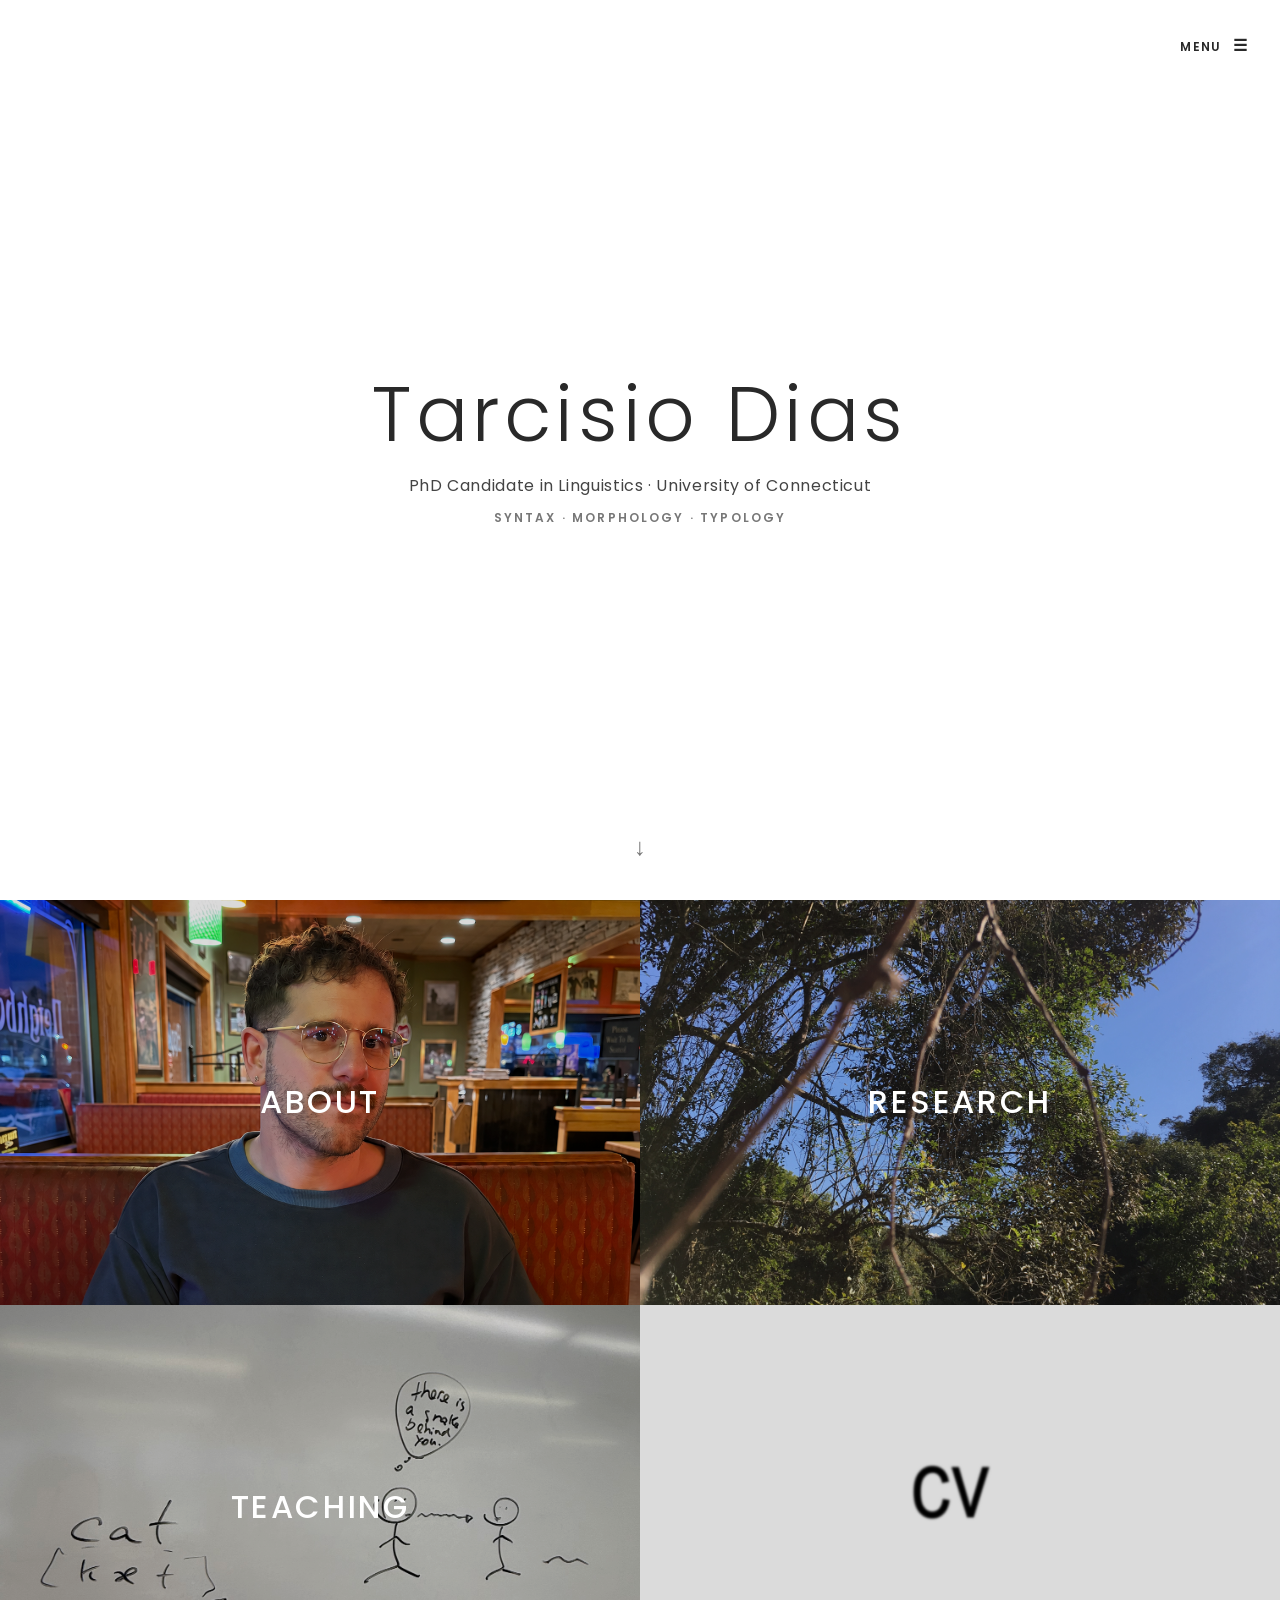
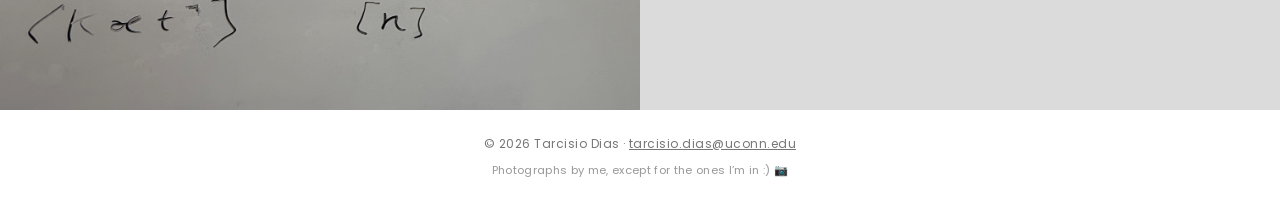
<file: index.html>
<!DOCTYPE html>
<html lang="en">

<head>
  <meta charset="UTF-8">
  <meta name="viewport" content="width=device-width, initial-scale=1.0">
  <title>Tarcisio Dias | Linguistics</title>
  <link rel="stylesheet" href="style.css">
</head>

<body class="home-page">

  <header>
    <details class="home-menu">
      <summary>Menu</summary>

      <nav aria-label="Main navigation">
        <a href="about.html">About</a>
        <a href="research.html">Research</a>
        <a href="teaching.html">Teaching</a>
      <a
           href="Tarcisio_Dias_CV.pdf"
           target="_blank"
           rel="noopener noreferrer"
      >CV</a>
      </nav>
    </details>
  </header>

  <main>
   <section class="home-hero">
  <h1>Tarcisio Dias</h1>

  <p class="home-position">
    PhD Candidate in Linguistics · University of Connecticut
  </p>

  <p class="home-caption">
    Syntax · Morphology · Typology
  </p>

  <a
    class="scroll-cue"
    href="#sections"
    aria-label="View website sections"
  >↓</a>
</section>

    <section
      class="home-grid"
      id="sections"
      aria-label="Website sections"
    >
      <a class="home-card home-card-about has-image" href="about.html">
        <span>About</span>
      </a>

      <a class="home-card home-card-research has-image" href="research.html">
        <span>Research</span>
      </a>

      <a class="home-card home-card-teaching" href="teaching.html">
        <span>Teaching</span>
      </a>

      <a
  class="home-card home-card-cv has-image"
  href="Tarcisio_Dias_CV.pdf"
  target="_blank"
  rel="noopener noreferrer"
  aria-label="Open CV as a PDF"
></a>
    </section>
  </main>

 <footer class="home-footer">
  © 2026 Tarcisio Dias ·
  <a href="mailto:tarcisio.dias@uconn.edu">
    tarcisio.dias@uconn.edu
  </a>

 <p class="photo-credit">
  Photographs by me, except for the ones I’m in :)
  <span aria-hidden="true">📷</span>
</p>
</footer>
<!-- TWIPLA Tracking Code for tarcisioadias.github.io --><script>(function(v,i,s,a,t){v[t]=v[t]||function(){(v[t].v=v[t].v||[]).push(arguments)};if(!v._visaSettings){v._visaSettings={}}v._visaSettings[a]={v:'1.0',s:a,a:'1',t:t};var b=i.getElementsByTagName('body')[0];var p=i.createElement('script');p.defer=1;p.async=1;p.src=s+'?s='+a;b.appendChild(p)})(window,document,'//app-worker.visitor-analytics.io/main.js','eab2dca6-e301-11f1-9c4b-960004340fd3','va')</script><!-- TWIPLA Tracking Code for tarcisioadias.github.io -->
</body>
</html>
</file>
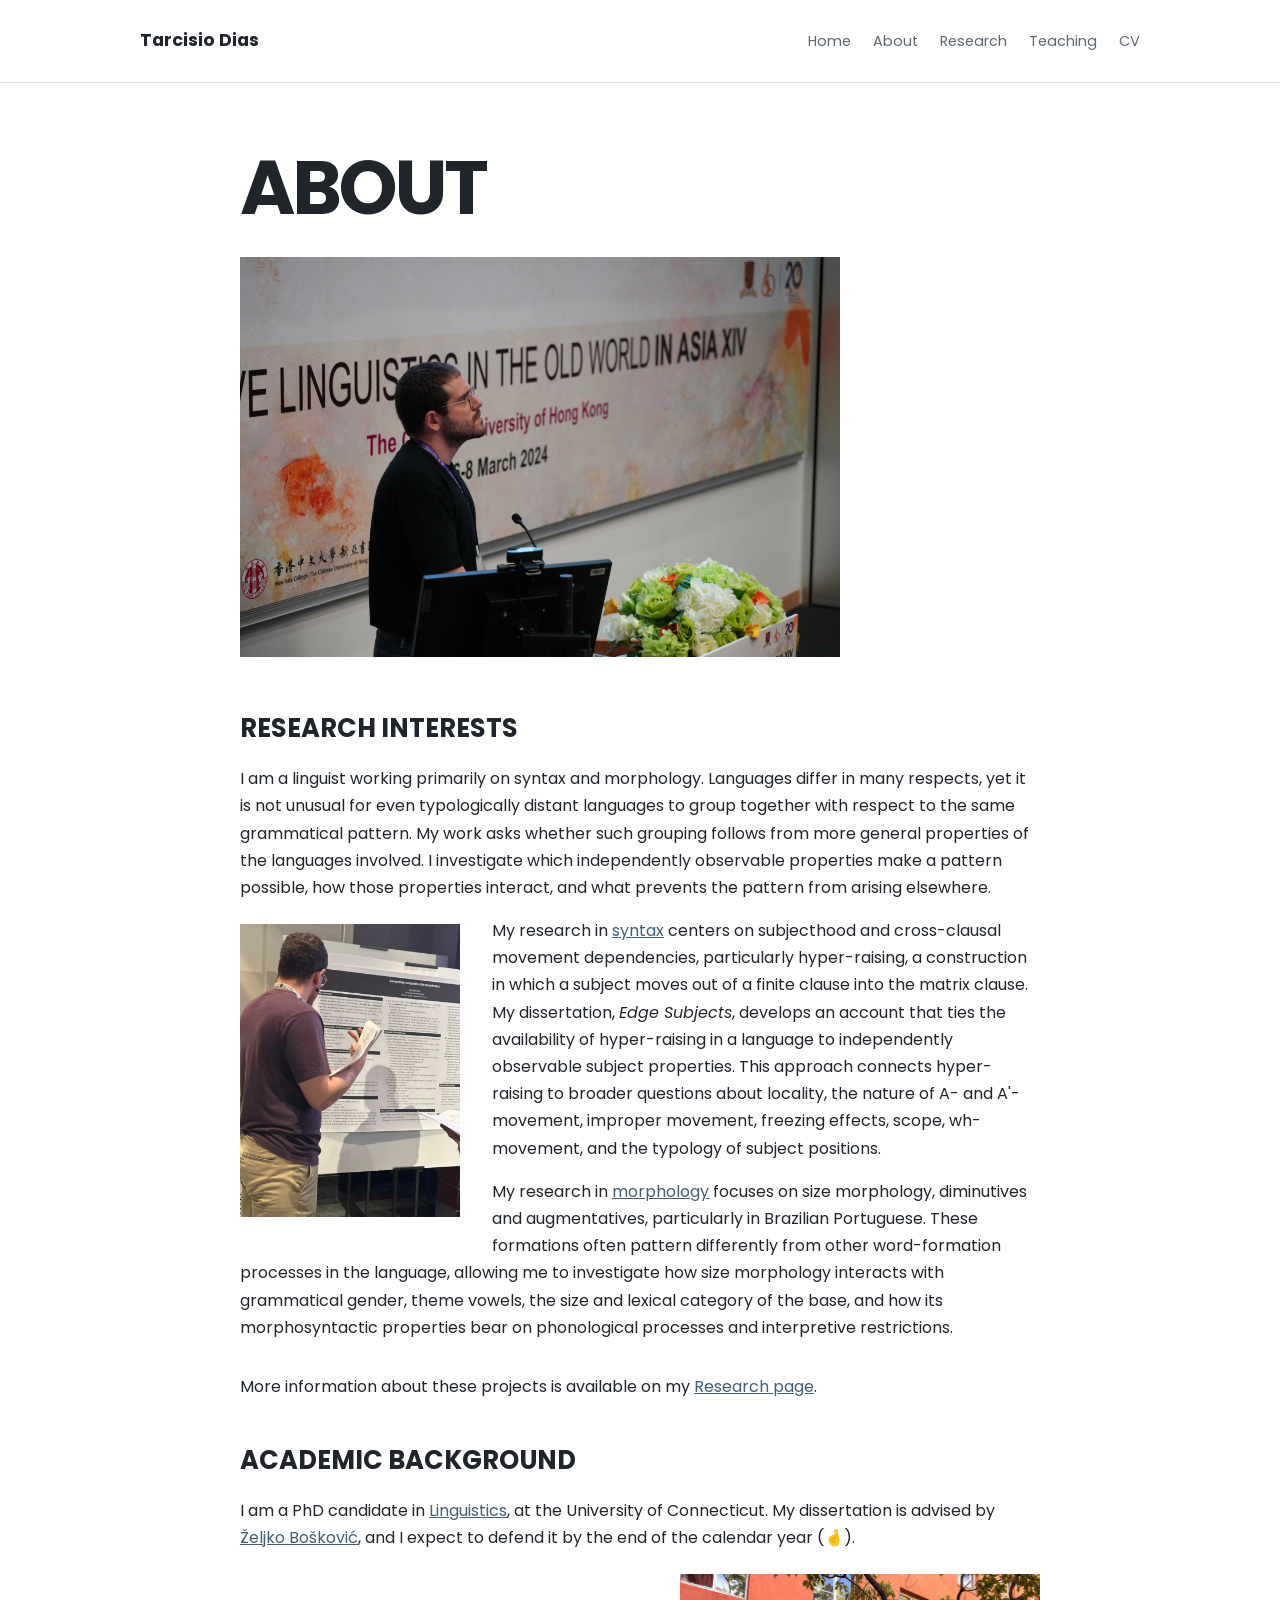
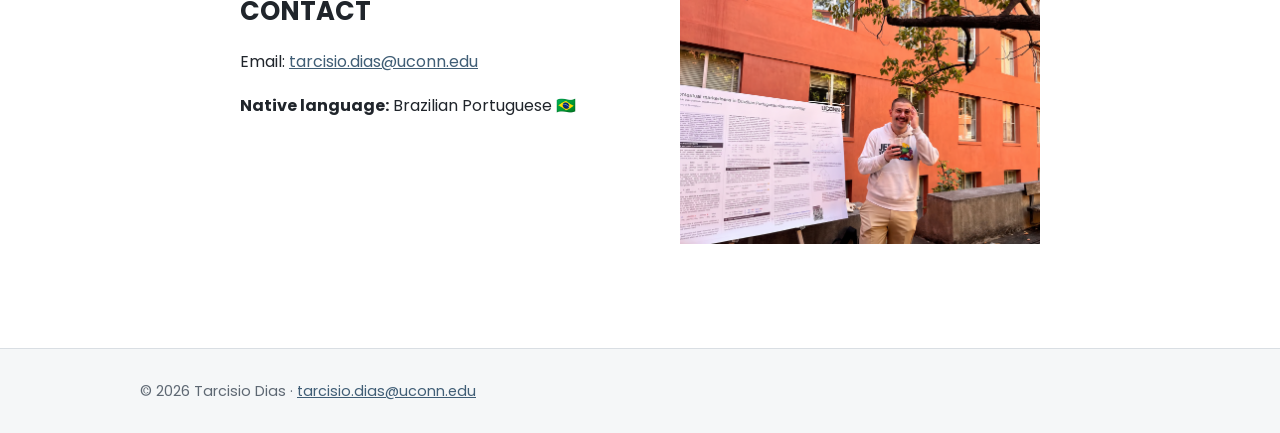
<file: about.html>
<!DOCTYPE html>
<html lang="en">
<head>
  <meta charset="UTF-8">
  <meta name="viewport" content="width=device-width, initial-scale=1.0">
  <title> About | Tarcisio Dias</title>
  <link rel="stylesheet" href="style.css">
</head>

<body>
  <header class="site-header">
    <div class="container header-inner">
      <a class="site-name" href="index.html">Tarcisio Dias</a>

      <nav aria-label="Main navigation">
  <a href="index.html">Home</a>
  <a href="about.html" aria-current="page">About</a>
  <a href="research.html">Research</a>
  <a href="teaching.html">Teaching</a>
  <a
    href="Tarcisio_Dias_CV.pdf"
    target="_blank"
    rel="noopener noreferrer"
  >CV</a>
</nav>
    </div>
  </header>

  <main class="container page-content">
    
<h1>ABOUT</h1>

<img
  class="about-page-photo"
  src="IMG_1113.JPG"
  alt="me at GLOW in Asia"
>

<h2>RESEARCH INTERESTS</h2>

<p>
I am a linguist working primarily on syntax and morphology. Languages differ in many respects, 
yet it is not unusual for even typologically distant languages to group together with respect 
to the same grammatical pattern. My work asks whether such grouping follows from more general 
properties of the languages involved. I investigate which independently observable properties 
make a pattern possible, how those properties interact, and what prevents the pattern from 
arising elsewhere.
</p>

<img
  class="wrap-photo wrap-photo-left"
  src="vertical-photo.jpg"
  alt="me at NELS"
>    

<p>
My research in <a href="syntax.html">syntax</a> centers on subjecthood and cross-clausal movement dependencies, 
particularly hyper-raising, a construction in which a subject moves out of a finite clause into the matrix clause. 
My dissertation, <em>Edge Subjects</em>, develops an account that ties the availability of hyper-raising in a 
language to independently observable subject properties. This approach connects hyper-raising to broader questions
about locality, the nature of A- and A'-movement, improper movement, freezing effects, scope, wh-movement, and the 
typology of subject positions.
</p>

<p>
My research in <a href="morphology.html">morphology</a> focuses on size morphology, diminutives and augmentatives, particularly in 
Brazilian Portuguese. These formations often pattern differently from other word-formation processes 
in the language, allowing me to investigate how size morphology interacts with grammatical gender, 
theme vowels, the size and lexical category of the base, and how its morphosyntactic properties bear 
on phonological processes and interpretive restrictions.
</p>
<div class="clear-float"></div>
    
<p>
More information about these projects is available on my <a href="research.html">Research page</a>.
</p>

<h2>ACADEMIC BACKGROUND</h2>

<p>
      I am a PhD candidate in <a href="https://linguistics.uconn.edu/">Linguistics</a>, at the University of Connecticut.
      My dissertation is advised by <a href="https://boskovic.linguistics.uconn.edu/">Željko Bošković</a>, and I expect to defend 
      it by the end of the calendar year (🤞).
    </p>

  <img
  class="wrap-photo wrap-photo-right"
  src="second-image.png"
  alt="me at WCCFL"
>

    <h2>CONTACT</h2>

    <p>
      Email:
      <a href="mailto:tarcisio.dias@uconn.edu">tarcisio.dias@uconn.edu</a>
     </p>

  <p>
  <strong>Native language:</strong> Brazilian Portuguese 🇧🇷
</p>
 

    <div class="clear-float"></div>
    
  </main>

  <footer>
    <div class="container">
      © 2026 Tarcisio Dias ·
      <a href="mailto:tarcisio.dias@uconn.edu">tarcisio.dias@uconn.edu</a>
    </div>
  </footer>
  <!-- TWIPLA Tracking Code for tarcisioadias.github.io --><script>(function(v,i,s,a,t){v[t]=v[t]||function(){(v[t].v=v[t].v||[]).push(arguments)};if(!v._visaSettings){v._visaSettings={}}v._visaSettings[a]={v:'1.0',s:a,a:'1',t:t};var b=i.getElementsByTagName('body')[0];var p=i.createElement('script');p.defer=1;p.async=1;p.src=s+'?s='+a;b.appendChild(p)})(window,document,'//app-worker.visitor-analytics.io/main.js','eab2dca6-e301-11f1-9c4b-960004340fd3','va')</script><!-- TWIPLA Tracking Code for tarcisioadias.github.io -->
</body>
</html>
</file>
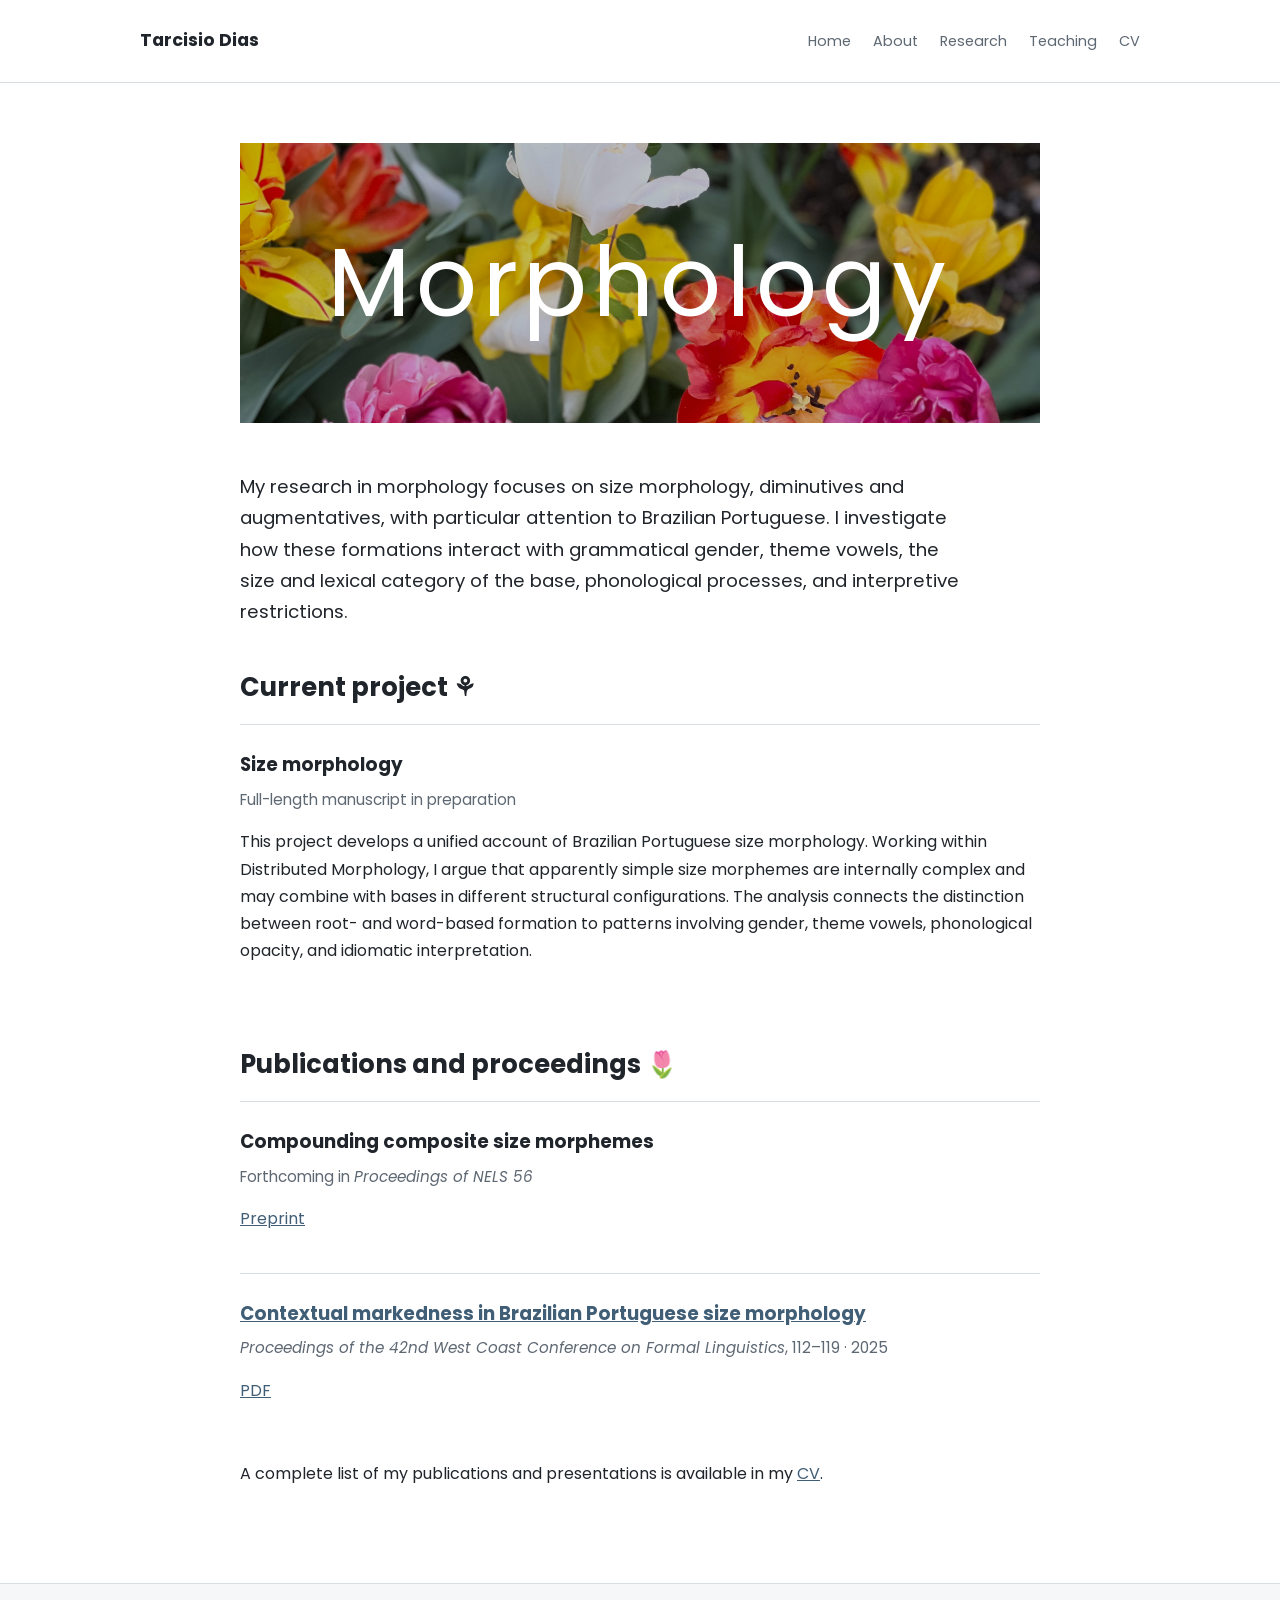
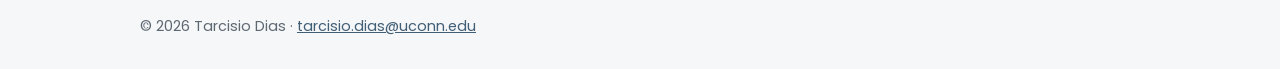
<file: morphology.html>
<!DOCTYPE html>
<html lang="en">
<head>
  <meta charset="UTF-8">
  <meta name="viewport" content="width=device-width, initial-scale=1.0">
  <title>Morphology | Tarcisio Dias</title>
  <link rel="stylesheet" href="style.css">
</head>

<body>
  <header class="site-header">
    <div class="container header-inner">
      <a class="site-name" href="index.html">Tarcisio Dias</a>

      <nav aria-label="Main navigation">
        <a href="index.html">Home</a>
        <a href="about.html">About</a>
        <a href="research.html" aria-current="location">Research</a>
        <a href="teaching.html">Teaching</a>
        <a
          href="Tarcisio_Dias_CV.pdf"
          target="_blank"
          rel="noopener noreferrer"
        >CV</a>
      </nav>
    </div>
  </header>

  <main class="container page-content">
    <section class="research-hero morphology-hero">
      <h1>Morphology</h1>
    </section>

    <p class="page-introduction">
      My research in morphology focuses on size morphology, diminutives and
      augmentatives, with particular attention to Brazilian Portuguese. I
      investigate how these formations interact with grammatical gender,
      theme vowels, the size and lexical category of the base, phonological
      processes, and interpretive restrictions.
    </p>

    <h2>
      Current project <span aria-hidden="true">⚘</span>
    </h2>

    <div class="research-entry">
      <h3>Size morphology</h3>

      <p class="entry-status">
        Full-length manuscript in preparation
      </p>

      <p>
        This project develops a unified account of Brazilian Portuguese size
        morphology. Working within Distributed Morphology, I argue that
        apparently simple size morphemes are internally complex and may combine
        with bases in different structural configurations. The analysis
        connects the distinction between root- and word-based formation to
        patterns involving gender, theme vowels, phonological opacity, and
        idiomatic interpretation.
      </p>

      <!--
      After the manuscript has actually been submitted, change the status to:

      <p class="entry-status">
        Manuscript under review
      </p>

      I recommend not adding the manuscript PDF until you have checked the
      journal's policy on publicly available manuscripts.
      -->
    </div>

    <h2>
      Publications and proceedings <span aria-hidden="true">🌷</span>
    </h2>

   <div class="research-entry">
  <h3>Compounding composite size morphemes</h3>

  <p class="entry-status">
    Forthcoming in <em>Proceedings of NELS 56</em>
  </p>

  <p class="entry-links">
    <a
      href="Dias_NELS56_preprint.pdf"
      target="_blank"
      rel="noopener noreferrer"
    >Preprint</a>
  </p>
</div>

    <div class="research-entry">
      <h3>
        <a
          href="https://www.lingref.com/cpp/wccfl/42/abstract3812.html"
          target="_blank"
          rel="noopener noreferrer"
        >
          Contextual markedness in Brazilian Portuguese size morphology
        </a>
      </h3>

      <p class="entry-status">
        <em>Proceedings of the 42nd West Coast Conference on Formal
        Linguistics</em>, 112–119 · 2025
      </p>

      <p class="entry-links">
        <a
          href="Dias_WCCFL.pdf"
          target="_blank"
          rel="noopener noreferrer"
        >PDF</a>
      </p>
    </div>

    <p>
      A complete list of my publications and presentations is available in my
      <a
        href="Tarcisio_Dias_CV.pdf"
        target="_blank"
        rel="noopener noreferrer"
      >CV</a>.
    </p>
  </main>

  <footer>
    <div class="container">
      © 2026 Tarcisio Dias ·
      <a href="mailto:tarcisio.dias@uconn.edu">
        tarcisio.dias@uconn.edu
      </a>
    </div>
  </footer>
</body>
</html>
</file>
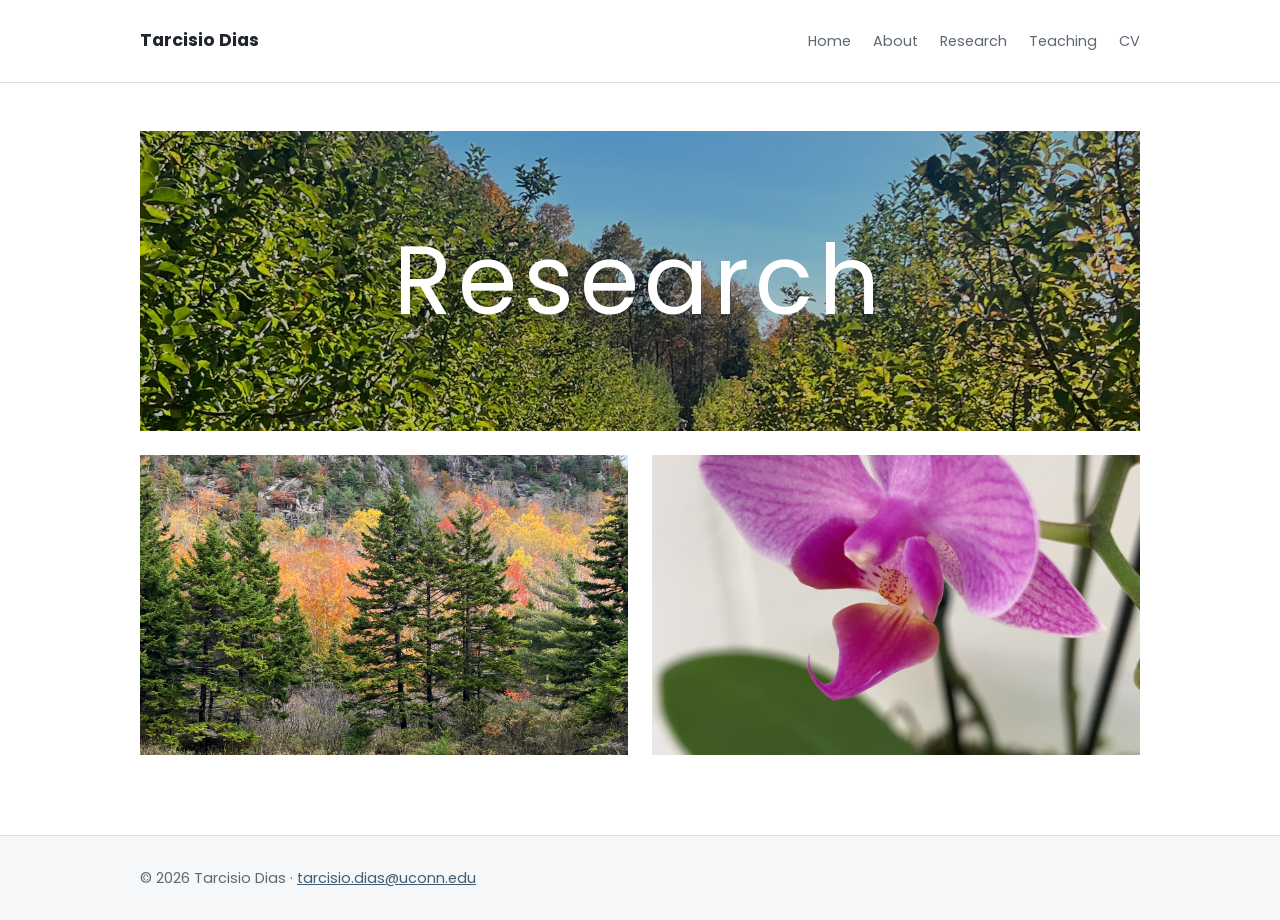
<file: research.html>
<!DOCTYPE html>
<html lang="en">
<head>
  <meta charset="UTF-8">
  <meta name="viewport" content="width=device-width, initial-scale=1.0">
  <title>Research | Tarcisio Dias</title>
  <link rel="stylesheet" href="style.css">
</head>

<body>
  <header class="site-header">
    <div class="container header-inner">
      <a class="site-name" href="index.html">Tarcisio Dias</a>

      <nav aria-label="Main navigation">
        <a href="index.html">Home</a>
        <a href="about.html">About</a>
        <a href="research.html">Research</a>
        <a href="teaching.html">Teaching</a>
        <a href="Tarcisio_Dias_CV.pdf">CV</a>
      </nav>
    </div>
  </header>

  <main class="container research-page">

  <section class="research-hero">
    <h1>Research</h1>
  </section>

  <section class="research-image-grid" aria-label="Research areas">

    <a
      class="research-image-card syntax-card"
      href="syntax.html"
      aria-label="View syntax research"
    >
      <span>Syntax</span>
    </a>

    <a
      class="research-image-card morphology-card"
      href="morphology.html"
      aria-label="View morphology research"
    >
      <span>Morphology</span>
    </a>

  </section>

</main>

  <footer>
    <div class="container">
      © 2026 Tarcisio Dias ·
      <a href="mailto:tarcisio.dias@uconn.edu">tarcisio.dias@uconn.edu</a>
    </div>
  </footer>
</body>
</html>
</file>
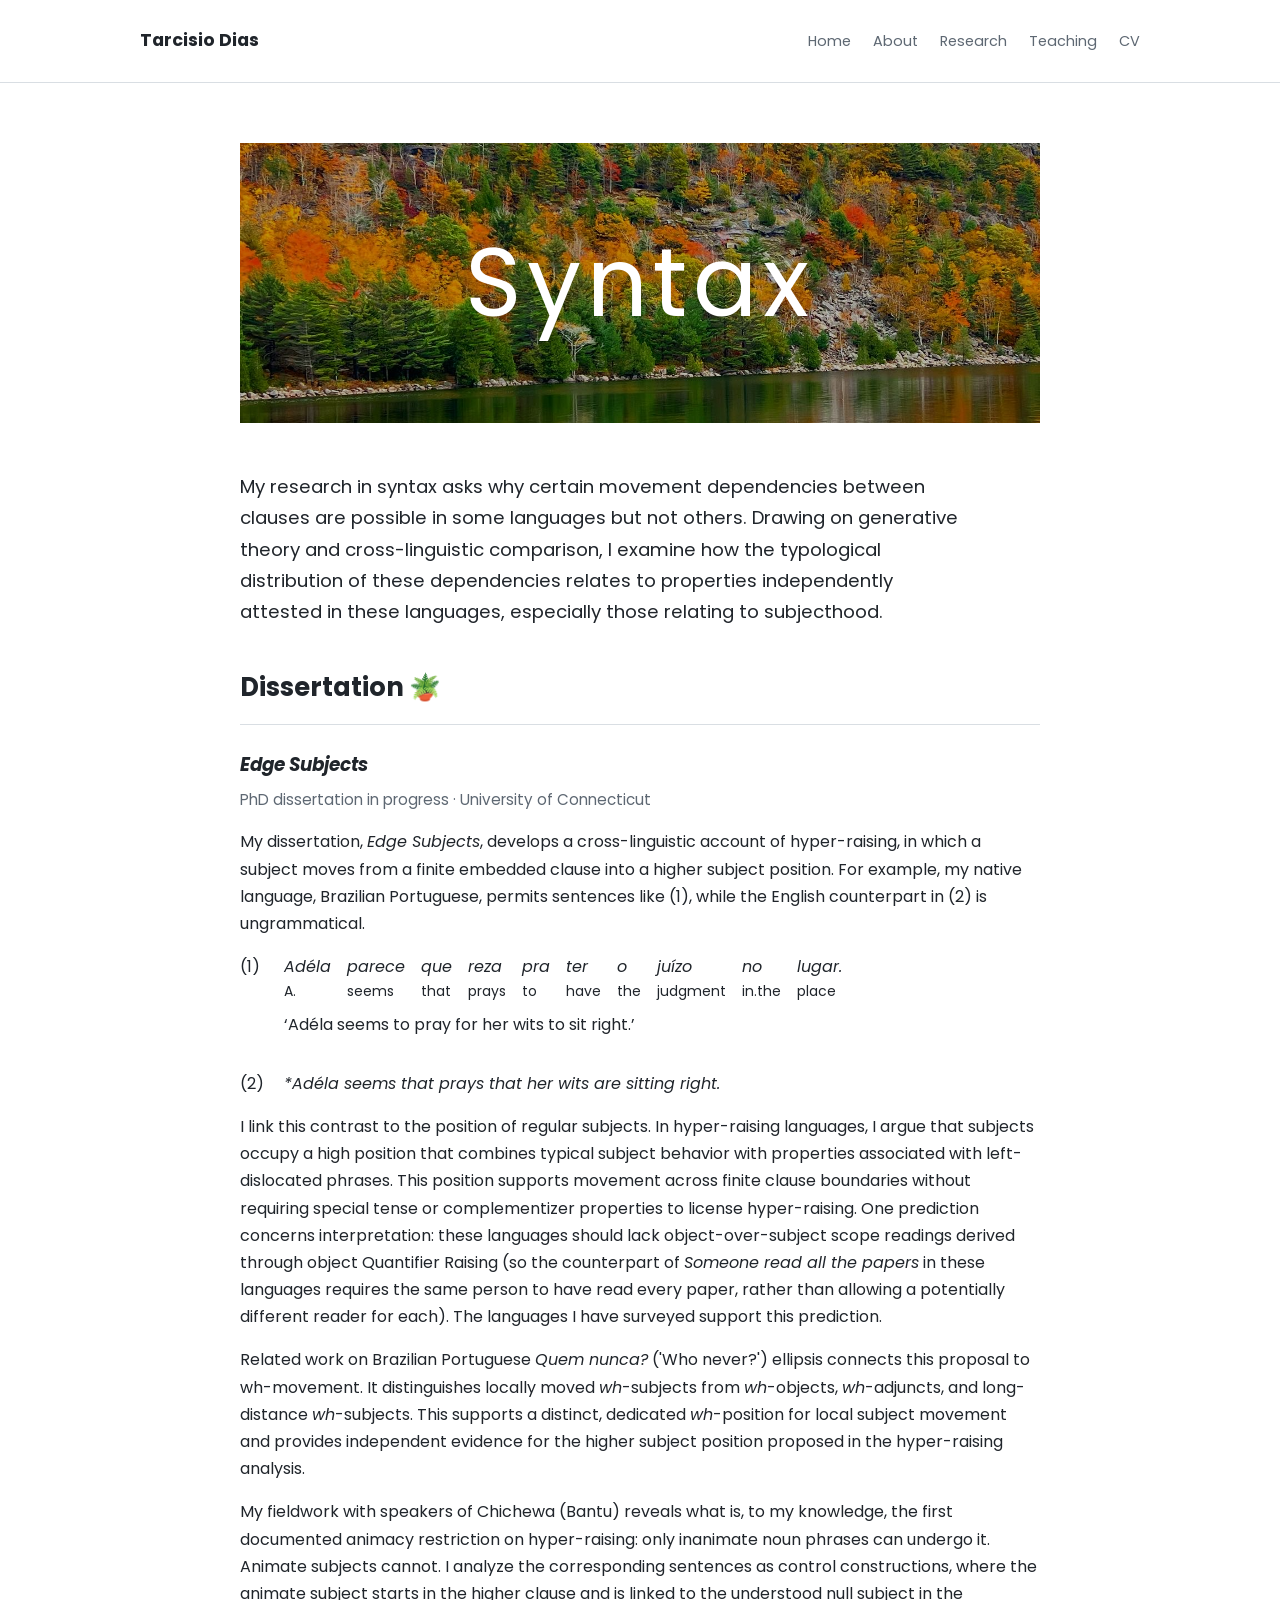
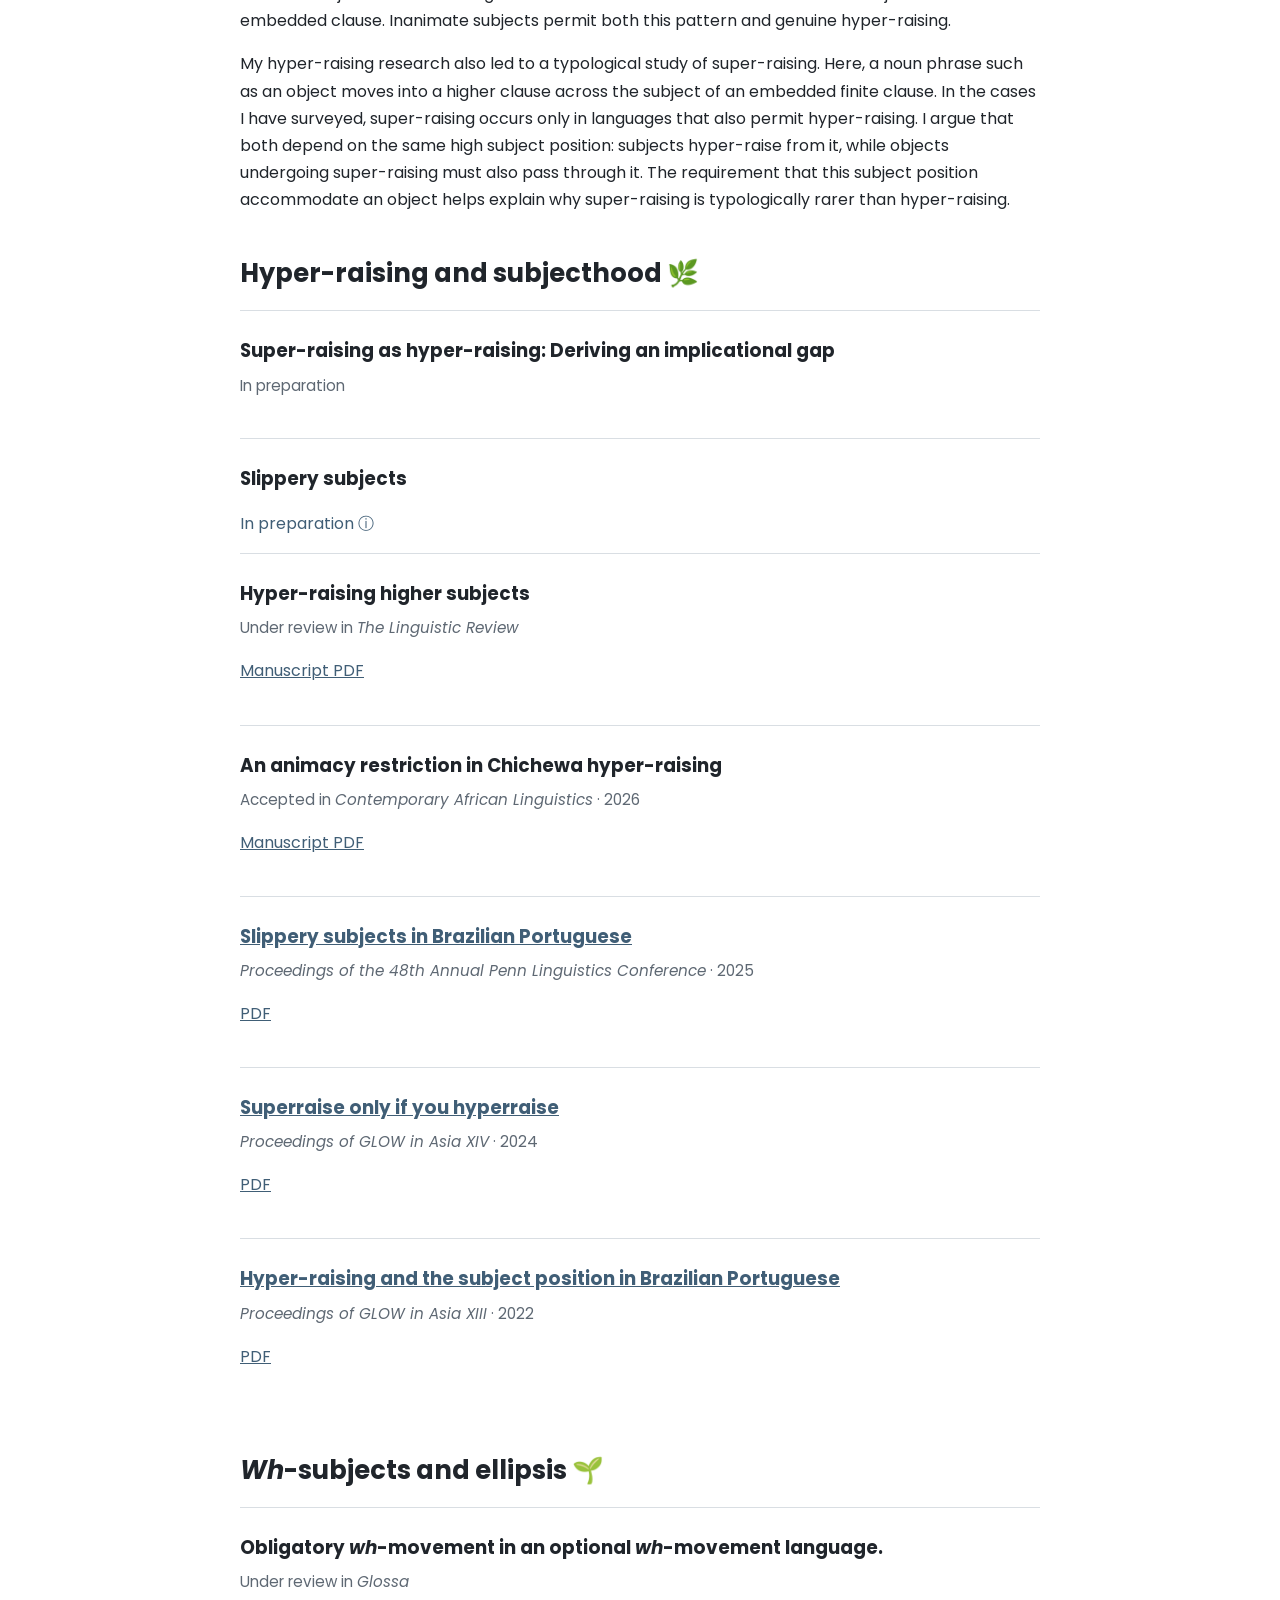
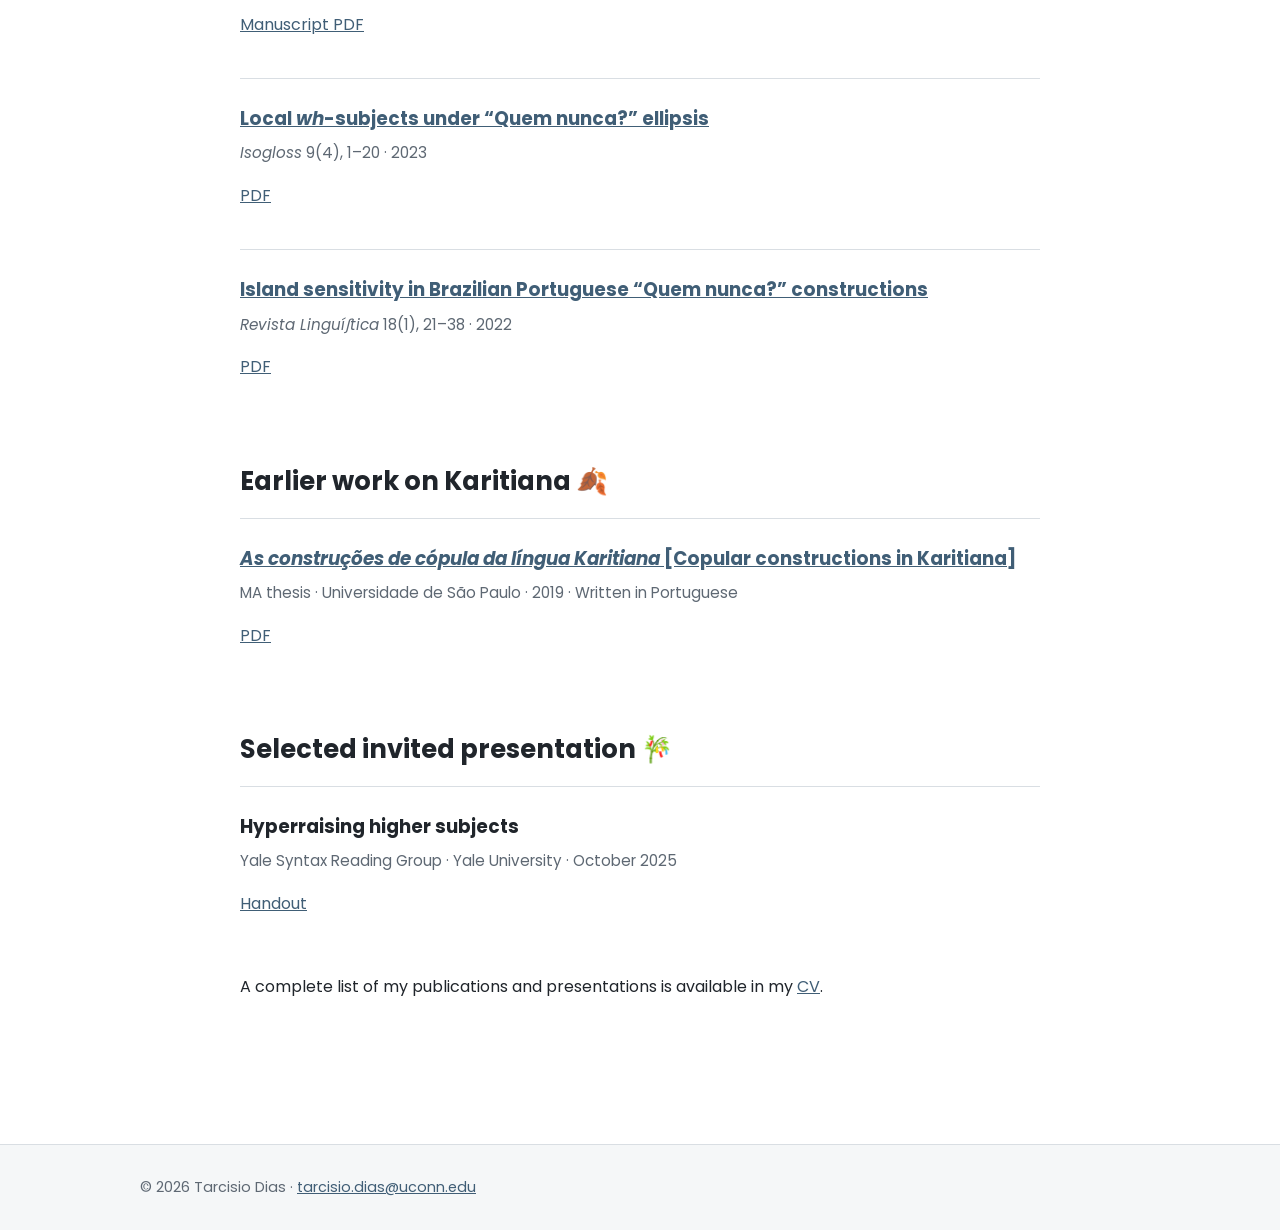
<file: syntax.html>
<!DOCTYPE html>
<html lang="en">
<head>
  <meta charset="UTF-8">
  <meta name="viewport" content="width=device-width, initial-scale=1.0">
  <title>Syntax | Tarcisio Dias</title>
  <link rel="stylesheet" href="style.css">
  <link rel="stylesheet" href="teaching-tooltips.css">
<script src="teaching-tooltips.js" defer></script>
</head>

<body>
  <header class="site-header">
    <div class="container header-inner">
      <a class="site-name" href="index.html">Tarcisio Dias</a>

      <nav aria-label="Main navigation">
        <a href="index.html">Home</a>
        <a href="about.html">About</a>
        <a href="research.html" aria-current="location">Research</a>
        <a href="teaching.html">Teaching</a>
        <a
          href="Tarcisio_Dias_CV.pdf"
          target="_blank"
          rel="noopener noreferrer"
        >CV</a>
      </nav>
    </div>
  </header>

  <main class="container page-content">
    <section class="research-hero syntax-hero">
      <h1>Syntax</h1>
    </section>

    <p class="page-introduction">
      My research in syntax asks why certain movement dependencies between clauses 
      are possible in some languages but not others. Drawing on generative theory 
      and cross-linguistic comparison, I examine how the typological distribution 
      of these dependencies relates to properties independently attested in these 
      languages, especially those relating to subjecthood. 
    </p>

    <h2>
      Dissertation <span aria-hidden="true">🪴</span>
    </h2>

    <div class="research-entry">
      <h3><em>Edge Subjects</em></h3>

      <p class="entry-status">
        PhD dissertation in progress · University of Connecticut
      </p>

      <p>
        My dissertation, <em>Edge Subjects</em>, develops a 
        cross-linguistic account of hyper-raising, in which a subject 
        moves from a finite embedded clause into a higher subject position.
        For example, my native language, Brazilian Portuguese, permits 
        sentences like (1), while the English counterpart in (2) is ungrammatical. 
       </p>

       <div class="numbered-example">
  <span>(1)</span>

  <div class="gloss-example">
    <div class="gloss-line">
      <div class="gloss-word"><span>Adéla</span><span>A.</span></div>
      <div class="gloss-word"><span>parece</span><span>seems</span></div>
      <div class="gloss-word"><span>que</span><span>that</span></div>
      <div class="gloss-word"><span>reza</span><span>prays</span></div>
      <div class="gloss-word"><span>pra</span><span>to</span></div>
      <div class="gloss-word"><span>ter</span><span>have</span></div>
      <div class="gloss-word"><span>o</span><span>the</span></div>
      <div class="gloss-word"><span>juízo</span><span>judgment</span></div>
      <div class="gloss-word"><span>no</span><span>in.the</span></div>
      <div class="gloss-word"><span>lugar.</span><span>place</span></div>
    </div>

    <p class="gloss-translation">
      ‘Adéla seems to pray for her wits to sit right.’
    </p>
  </div>
</div>

      <p class="numbered-example">
  <span>(2)</span>
  <span><em>*Adéla seems that prays that her wits are sitting right.</em></span>
</p>    
      

      <p>
        I link this contrast to the position of regular subjects. In 
        hyper-raising languages, I argue that subjects occupy a high 
        position that combines typical subject behavior with properties
        associated with left-dislocated phrases. This position supports
        movement across finite clause boundaries without requiring 
        special tense or complementizer properties to license hyper-raising. 
        One prediction concerns interpretation: these languages should 
        lack object-over-subject scope readings derived through object 
        Quantifier Raising (so the counterpart of <em>Someone read all the 
        papers</em> in these languages requires the same person to have 
        read every paper, rather than allowing a potentially different 
        reader for each). The languages I have surveyed support this prediction. 
      </p>

       <p>
        Related work on Brazilian Portuguese <em>Quem nunca?</em> ('Who never?') ellipsis 
        connects this proposal to wh-movement. It distinguishes locally moved <em>wh</em>-subjects 
        from <em>wh</em>-objects, <em>wh</em>-adjuncts, and long-distance <em>wh</em>-subjects.
        This supports a distinct, dedicated <em>wh</em>-position for local subject movement and 
        provides independent evidence for the higher subject position proposed in the hyper-raising analysis. 
      </p>

     <p>
       My fieldwork with speakers of Chichewa (Bantu) reveals what is, to my knowledge, the first
       documented animacy restriction on hyper-raising: only inanimate noun phrases can undergo it. 
       Animate subjects cannot. I analyze the corresponding sentences as control constructions, 
       where the animate subject starts in the higher clause and is linked to the understood null 
       subject in the embedded clause. Inanimate subjects permit both this pattern and genuine hyper-raising. 
     </p> 

      <p>
       My hyper-raising research also led to a typological study of super-raising. Here, a noun phrase 
      such as an object moves into a higher clause across the subject of an embedded finite clause. In 
      the cases I have surveyed, super-raising occurs only in languages that also permit hyper-raising. 
      I argue that both depend on the same high subject position: subjects hyper-raise from it, while 
      objects undergoing super-raising must also pass through it. The requirement that this subject 
      position accommodate an object helps explain why super-raising is typologically rarer than hyper-raising.
      </p>
      
    <h2>
      Hyper-raising and subjecthood <span aria-hidden="true">🌿</span>
    </h2>

    <div class="research-entry">
      <h3>Super-raising as hyper-raising: Deriving an implicational gap</h3>

      <p class="entry-status">
        In preparation
      </p>
    </div>
    
 <div class="research-entry">
      <h3>Slippery subjects</h3>
 <p>
  <span class="course-tooltip">
    <button type="button" class="course-title">
  In preparation <span aria-hidden="true">ⓘ</span>
</button>

    <span class="course-popup" role="tooltip">
    This work examines variation in subject position 
    across clause types in Brazilian Portuguese. I argue 
    that subjects occupy a higher position in declarative 
    sentences than in questions with a fronted <em>wh</em>-object 
    or <em>wh</em>-adjunct. In other words, <em>João</em> in
    <em>João está comendo bolo</em> ('João is eating cake') is
    structurally higher than <em>João</em> in <em>O que João está comendo?</em>
    ('What is João eating?'). These findings challenge the 
    assumption of a single canonical subject position across 
    clause types within a language. They show that a subject’s 
    final structural (A-)position is sensitive to the clause’s 
    syntactic configuration.
    </span>
  </span>
</p>

    <div class="research-entry">
      <h3>Hyper-raising higher subjects</h3>

      <p class="entry-status">
        Under review in <em>The Linguistic Review</em>
      </p>
 <p class="entry-links">
        <a
          href="HyperraisingHigherSubjects.pdf"
          target="_blank"
          rel="noopener noreferrer"
        >Manuscript PDF</a>
      </p>
      
    </div>

    <div class="research-entry">
      <h3>An animacy restriction in Chichewa hyper-raising</h3>

      <p class="entry-status">
        Accepted in
        <em>Contemporary African Linguistics</em> · 2026
      </p>

      <p class="entry-links">
        <a
          href="chichewa-hyperraising.pdf"
          target="_blank"
          rel="noopener noreferrer"
        >Manuscript PDF</a>
      </p>
    </div>

    <div class="research-entry">
      <h3>
        <a
          href="https://repository.upenn.edu/handle/20.500.14332/61564"
          target="_blank"
          rel="noopener noreferrer"
        >
          Slippery subjects in Brazilian Portuguese
        </a>
      </h3>

      <p class="entry-status">
        <em>Proceedings of the 48th Annual Penn Linguistics Conference</em>
        · 2025
      </p>

      <p class="entry-links">
        <a
          href="Dias_slippery-subjects.pdf"
          target="_blank"
          rel="noopener noreferrer"
        >PDF</a>
      </p>
    </div>

    <div class="research-entry">
      <h3>
        <a
          href="https://ling.cuhk.edu.hk/glowxiv/Proceedings_GLOWinAsia14th.pdf#page=71"
          target="_blank"
          rel="noopener noreferrer"
        >
          Superraise only if you hyperraise
        </a>
      </h3>

      <p class="entry-status">
        <em>Proceedings of GLOW in Asia XIV</em> · 2024
      </p>

      <p class="entry-links">
        <a
          href="superraisingiffyouhyperraise.pdf"
          target="_blank"
          rel="noopener noreferrer"
        >PDF</a>
      </p>
    </div>

    <div class="research-entry">
      <h3>
        <a
          href="https://ling.cuhk.edu.hk/glowxiii/Proceedings_of_GLOW-In_Asia_XIII.pdf#page=67"
          target="_blank"
          rel="noopener noreferrer"
        >
          Hyper-raising and the subject position in Brazilian Portuguese
        </a>
      </h3>

      <p class="entry-status">
        <em>Proceedings of GLOW in Asia XIII</em> · 2022
      </p>

      <p class="entry-links">
        <a
          href="Dias_hyperraising-subjects.pdf"
          target="_blank"
          rel="noopener noreferrer"
        >PDF</a>
      </p>
    </div>

    <h2>
      <em>Wh</em>-subjects and ellipsis <span aria-hidden="true">🌱</span>
    </h2>

     <div class="research-entry">
      <h3>Obligatory <em>wh</em>-movement in an optional <em>wh</em>-movement language.</h3>

      <p class="entry-status">
        Under review in <em>Glossa</em>
      </p>
 <p class="entry-links">
        <a
          href="obligatorywhoptional.pdf"
          target="_blank"
          rel="noopener noreferrer"
        >Manuscript PDF</a>
      </p>
       
    </div>

    <div class="research-entry">
      <h3>
        <a
          href="https://doi.org/10.5565/rev/isogloss.295"
          target="_blank"
          rel="noopener noreferrer"
        >
          Local <em>wh</em>-subjects under “Quem nunca?” ellipsis
        </a>
      </h3>

      <p class="entry-status">
        <em>Isogloss</em> 9(4), 1–20 · 2023
      </p>

      <p class="entry-links">
        <a
          href="Dias_Isogloss2023.pdf"
          target="_blank"
          rel="noopener noreferrer"
        >PDF</a>
      </p>
    </div>

    <div class="research-entry">
      <h3>
        <a
          href="https://doi.org/10.31513/linguistica.2022.v18n1a53259"
          target="_blank"
          rel="noopener noreferrer"
        >
          Island sensitivity in Brazilian Portuguese “Quem nunca?”
          constructions
        </a>
      </h3>

      <p class="entry-status">
        <em>Revista Linguíʃtica</em> 18(1), 21–38 · 2022
      </p>

      <p class="entry-links">
        <a
          href="Dias_island-sensitivity.pdf"
          target="_blank"
          rel="noopener noreferrer"
        >PDF</a>
      </p>
    </div>

    <h2>
      Earlier work on Karitiana <span aria-hidden="true">🍂</span>
    </h2>

    <div class="research-entry">
      <h3>
        <a
          href="https://doi.org/10.11606/D.8.2019.tde-26062019-120726"
          target="_blank"
          rel="noopener noreferrer"
        >
          <span lang="pt-BR">
            <em>As construções de cópula da língua Karitiana</em>
          </span>
          [Copular constructions in Karitiana]
        </a>
      </h3>

      <p class="entry-status">
        MA thesis · Universidade de São Paulo · 2019 · Written in Portuguese
      </p>

      <p class="entry-links">
        <a
          href="2019_TarcisioAntonioDias_VCorr.pdf"
          target="_blank"
          rel="noopener noreferrer"
        >PDF</a>
      </p>
    </div>

    <h2>
      Selected invited presentation <span aria-hidden="true">🎋</span>
    </h2>

    <div class="research-entry">
      <h3>Hyperraising higher subjects</h3>

      <p class="entry-status">
        Yale Syntax Reading Group · Yale University · October 2025
      </p>

      <p class="entry-links">
        <a
          href="Dias_Yale-talk.pdf"
          target="_blank"
          rel="noopener noreferrer"
        >Handout</a>
      </p>
    </div>

    <p>
      A complete list of my publications and presentations is available in my
      <a
        href="Tarcisio_Dias_CV.pdf"
        target="_blank"
        rel="noopener noreferrer"
      >CV</a>.
    </p>
  </main>

  <footer>
    <div class="container">
      © 2026 Tarcisio Dias ·
      <a href="mailto:tarcisio.dias@uconn.edu">
        tarcisio.dias@uconn.edu
      </a>
    </div>
  </footer>
</body>
</html>
</file>
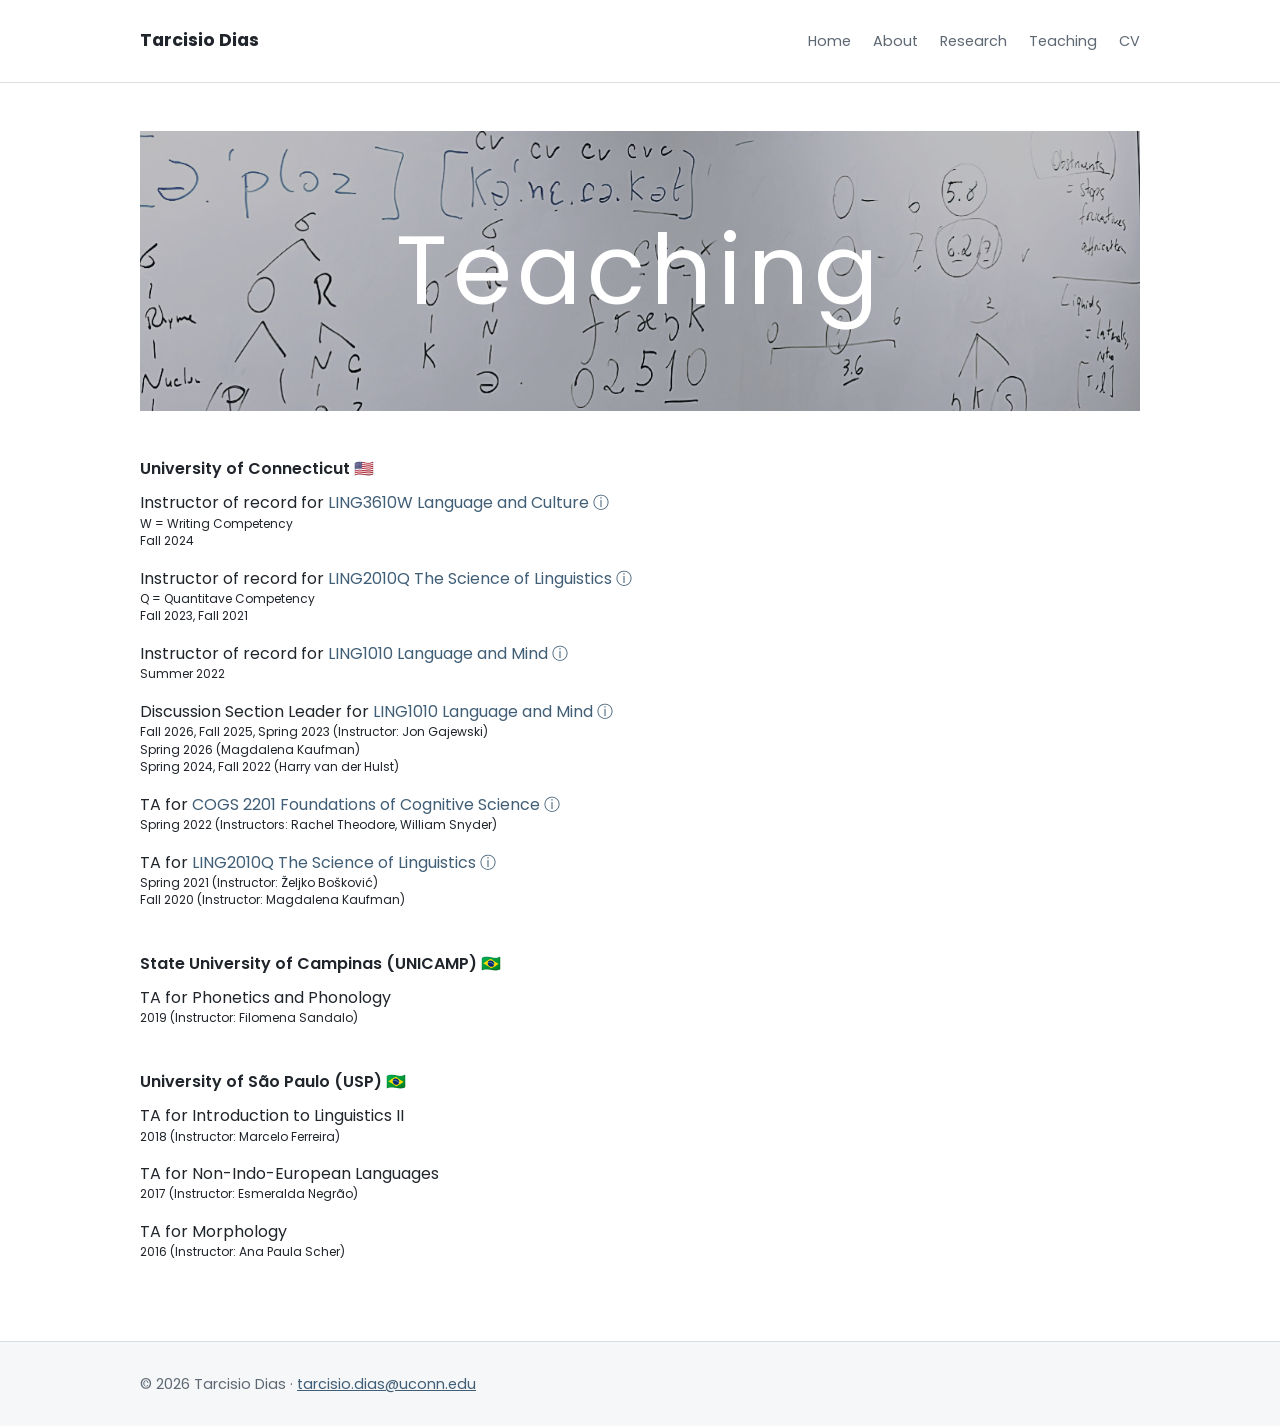
<file: teaching.html>
<!DOCTYPE html>
<html lang="en">
<head>
  <meta charset="UTF-8">
  <meta name="viewport" content="width=device-width, initial-scale=1.0">
  <title>Teaching | Tarcisio Dias</title>
  <link rel="stylesheet" href="style.css">

  <style>
    .teaching-page .teaching-section {
      margin-top: 2rem;
    }

    .teaching-page h3 {
      margin: 1.25rem 0 0.75rem;
      font-size: 1rem;
      font-weight: 500;
    }

    .teaching-page .teaching-list {
      margin: 0;
      padding: 0;
      list-style: none;
    }

    .teaching-page .teaching-list li {
      margin-bottom: 1rem;
      line-height: 1.6;
    }

    .teaching-page .teaching-list strong {
      font-weight: 500;
    }

    .teaching-page .teaching-details {
      display: block;
      font-size: 0.95em;
    }
  </style>
  <link rel="stylesheet" href="teaching-tooltips.css">
<script src="teaching-tooltips.js" defer></script>
</head>

<body>
  <header class="site-header">
    <div class="container header-inner">
      <a class="site-name" href="index.html">Tarcisio Dias</a>

      <nav aria-label="Main navigation">
        <a href="index.html">Home</a>
        <a href="about.html">About</a>
        <a href="research.html">Research</a>
        <a href="teaching.html" aria-current="page">Teaching</a>
        <a
          href="Tarcisio_Dias_CV.pdf"
          target="_blank"
          rel="noopener noreferrer"
        >CV</a>
      </nav>
    </div>
  </header>

  <main class="container research-page teaching-page">
    <section class="research-hero teaching-hero">
      <h1>Teaching</h1>
    </section>

    <section class="teaching-section" aria-labelledby="uconn-teaching">
      <h2 id="uconn-teaching">University of Connecticut 🇺🇸 </h2>

  <p class="course-info">
  Instructor of record for
  <span class="course-tooltip">
    <button type="button" class="course-title">
      LING3610W Language and Culture <span aria-hidden="true">ⓘ</span>
    </button>

    <span class="course-popup" role="tooltip">
      The study of language, culture, and their relationship. Topics include 
      the evolution of the human language capacity; the principles of historical 
      language change including reconstruction of Indo-European and Native American 
      language families; writing systems; linguistic forms such as Pidgins and Creoles 
      arising from languages in contact; the interaction between language and political 
      systems, the struggle for human rights, gender, ethnicity, and ethnobiology.
    </span>
  </span>
</p>

<p class="course-info" style="font-size: 12px;">
  W = Writing Competency<br>
  Fall 2024<br><br>
</p>

        <p class="course-info">
  Instructor of record for
  <span class="course-tooltip">
    <button type="button" class="course-title">
      LING2010Q The Science of Linguistics <span aria-hidden="true">ⓘ</span>
    </button>

    <span class="course-popup" role="tooltip">
      An introduction to the methods and major findings of linguistic 
      research as applied to the sound systems of languages and the 
      structure and meaning of words and sentences.
    </span>
  </span>
</p>

<p class="course-info" style="font-size: 12px;">
  Q = Quantitave Competency<br>
  Fall 2023, Fall 2021<br><br>
</p>

        <p class="course-info">
  Instructor of record for
  <span class="course-tooltip">
    <button type="button" class="course-title">
      LING1010 Language and Mind <span aria-hidden="true">ⓘ</span>
    </button>

    <span class="course-popup" role="tooltip">
      Discussion of nature-nurture debate with specific reference to 
      language acquisition. Pros and cons of Chomsky's Innateness Hypothesis.
    </span>
  </span>
</p>

<p class="course-info" style="font-size: 12px;">
  Summer 2022<br><br>
</p>

  <p class="course-info">
  Discussion Section Leader for
  <span class="course-tooltip">
    <button type="button" class="course-title">
      LING1010 Language and Mind <span aria-hidden="true">ⓘ</span>
    </button>

    <span class="course-popup" role="tooltip">
      Discussion of nature-nurture debate with specific reference to 
      language acquisition. Pros and cons of Chomsky's Innateness Hypothesis.
    </span>
  </span>
</p>

<p class="course-info" style="font-size: 12px;">
  Fall 2026, Fall 2025, Spring 2023 (Instructor: Jon Gajewski)<br>
  Spring 2026 (Magdalena Kaufman)<br>
  Spring 2024, Fall 2022 (Harry van der Hulst)<br><br>
</p>

        <p class="course-info">
 TA for
  <span class="course-tooltip">
    <button type="button" class="course-title">
     COGS 2201 Foundations of Cognitive Science <span aria-hidden="true">ⓘ</span>
    </button>

    <span class="course-popup" role="tooltip">
     Origins of and current developments within scientific study of 
     the mind-brain. Topics include: computational theories of mind, 
     artificial and natural intelligence, cognitive neuroscience and 
     the mind/body problem, embodied and distributed cognition, neural 
     networks, self-organizing cognitive systems, learning and innateness.
    </span>
  </span>
</p>

<p class="course-info" style="font-size: 12px;">
   Spring 2022 (Instructors: Rachel Theodore, William Snyder)<br><br>
</p>

<p class="course-info">
 TA for
  <span class="course-tooltip">
    <button type="button" class="course-title">
     LING2010Q The Science of Linguistics <span aria-hidden="true">ⓘ</span>
    </button>

    <span class="course-popup" role="tooltip">
     An introduction to the methods and major findings of linguistic 
     research as applied to the sound systems of languages and the 
     structure and meaning of words and sentences.
    </span>
  </span>
</p>

<p class="course-info" style="font-size: 12px;">
  Spring 2021 (Instructor: Željko Bošković)<br>
  Fall 2020 (Instructor: Magdalena Kaufman)
</p>

<section class="teaching-section" aria-labelledby="unicamp-teaching">
<h2 id="unicamp-teaching">State University of Campinas (UNICAMP) 🇧🇷 </h2>

  <p class="course-info">
  TA for Phonetics and Phonology
    </p>
    <p class="course-info" style="font-size: 12px;">
  2019 (Instructor: Filomena Sandalo)
</p>
  
  <section class="teaching-section" aria-labelledby="usp-teaching">
  <h2 id="usp-teaching">University of São Paulo (USP) 🇧🇷 </h2>

    <p class="course-info">
  TA for Introduction to Linguistics II
    </p> 
    <p class="course-info" style="font-size: 12px;">
  2018 (Instructor: Marcelo Ferreira)<br><br>
</p> 
    
    <p class="course-info">
TA for Non-Indo-European Languages
      </p>
    <p class="course-info" style="font-size: 12px;">
2017 (Instructor: Esmeralda Negrão)<br><br>
</p>
    
<p class="course-info">
TA for Morphology
</p>
  <p class="course-info" style="font-size: 12px;">
2016 (Instructor: Ana Paula Scher)
</p>
    
    </section>
  </main>

  <footer>
    <div class="container">
      © 2026 Tarcisio Dias ·
      <a href="mailto:tarcisio.dias@uconn.edu">
        tarcisio.dias@uconn.edu
      </a>
    </div>
  </footer>
</body>
</html>
</file>
<file: style.css>
@import url("https://fonts.googleapis.com/css2?family=Poppins:wght@300;400;500;600;700&display=swap");
:root {
  --text: #20252b;
  --muted: #5e6873;
  --accent: #405e76;
  --border: #d9dee3;
  --background: #ffffff;
  --light-background: #f5f7f8;
}

* {
  box-sizing: border-box;
}

body {
  margin: 0;
  color: var(--text);
  background: var(--background);
  font-family: "Poppins", Arial, Helvetica, sans-serif;
  font-size: 16px;
  line-height: 1.7;
}

.container {
  width: min(100% - 40px, 1000px);
  margin: 0 auto;
}

.site-header {
  border-bottom: 1px solid var(--border);
  background: var(--background);
}

.header-inner {
  display: flex;
  justify-content: space-between;
  align-items: center;
  gap: 30px;
  min-height: 82px;
}

.site-name {
  color: var(--text);
  font-family: "Poppins", Arial, Helvetica, sans-serif;
  font-size: 1.1rem;
  font-weight: 700;
  text-decoration: none;
}

nav {
  display: flex;
  flex-wrap: wrap;
  gap: 22px;
}

nav a {
  color: var(--muted);
  font-family: "Poppins", Arial, Helvetica, sans-serif;
  font-size: 0.9rem;
  text-decoration: none;
}

nav a:hover,
nav a:focus {
  color: var(--accent);
  text-decoration: underline;
}

.hero {
  max-width: 800px;
  padding-top: 90px;
  padding-bottom: 100px;
}

.research-label {
  margin-bottom: 20px;
  color: var(--accent);
  font-family: "Poppins", Arial, Helvetica, sans-serif;
  font-size: 0.85rem;
  font-weight: 700;
  letter-spacing: 0.08em;
  text-transform: uppercase;
}

h1,
h2 {
  font-family: "Poppins", Arial, Helvetica, sans-serif;
  line-height: 1.2;
}

h1 {
  margin: 0 0 15px;
  font-size: clamp(2.5rem, 7vw, 4.7rem);
  letter-spacing: -0.04em;
}

h2 {
  margin-top: 45px;
  font-size: 1.6rem;
}

.position {
  color: var(--muted);
  font-size: 1.25rem;
}

.introduction,
.page-introduction {
  max-width: 720px;
  font-size: 1.15rem;
}

.page-content {
  max-width: 800px;
  min-height: 70vh;
  padding-top: 60px;
  padding-bottom: 80px;
}

.home-links {
  display: flex;
  flex-wrap: wrap;
  gap: 12px;
  margin-top: 35px;
}

.button {
  display: inline-block;
  padding: 10px 18px;
  color: white;
  background: var(--accent);
  border: 1px solid var(--accent);
  border-radius: 4px;
  font-family: "Poppins", Arial, Helvetica, sans-serif;
  font-size: 0.9rem;
  text-decoration: none;
}

.button.secondary {
  color: var(--accent);
  background: white;
}

a {
  color: var(--accent);
}

footer {
  padding: 30px 0;
  color: var(--muted);
  background: var(--light-background);
  border-top: 1px solid var(--border);
  font-size: 0.9rem;
}

@media (max-width: 750px) {
  .header-inner {
    align-items: flex-start;
    flex-direction: column;
    gap: 12px;
    padding-top: 20px;
    padding-bottom: 20px;
  }

  nav {
    gap: 12px 18px;
  }

  .hero {
    padding-top: 55px;
    padding-bottom: 65px;
  }
}
.research-grid {
  display: grid;
  grid-template-columns: repeat(2, minmax(0, 1fr));
  gap: 24px;
  margin-top: 45px;
}

.research-card {
  display: block;
  padding: 28px;
  color: var(--text);
  border: 1px solid var(--border);
  border-radius: 6px;
  text-decoration: none;
  transition: border-color 0.2s, transform 0.2s;
}

.research-card:hover,
.research-card:focus {
  border-color: var(--accent);
  transform: translateY(-2px);
}

.research-card h2 {
  margin-top: 5px;
  margin-bottom: 15px;
}

.research-card span {
  color: var(--accent);
  font-family: "Poppins", Arial, Helvetica, sans-serif;
  font-size: 0.9rem;
  font-weight: 700;
}

.card-label {
  margin: 0;
  color: var(--muted);
  font-family: "Poppins", Arial, Helvetica, sans-serif;
  font-size: 0.75rem;
  font-weight: 700;
  letter-spacing: 0.08em;
  text-transform: uppercase;
}

.research-entry {
  padding: 24px 0;
  border-top: 1px solid var(--border);
}

.research-entry h3 {
  margin-top: 0;
  margin-bottom: 6px;
  font-family: "Poppins", Arial, Helvetica, sans-serif;
  font-size: 1.15rem;
}

.entry-status {
  margin-top: 0;
  color: var(--muted);
  font-size: 0.95rem;
}

@media (max-width: 700px) {
  .research-grid {
    grid-template-columns: 1fr;
  }
}
/* Minimal homepage */

body.home-page {
  display: block;
  margin: 0;
  color: #292929;
  background: #ffffff;
  font-family: "Poppins", Arial, Helvetica, sans-serif;
}

.home-page main {
  width: 100%;
  max-width: none;
  margin: 0;
  padding: 0;
}

/* Collapsible menu */

.home-menu {
  position: fixed;
  top: 2rem;
  right: 2rem;
  z-index: 10;
  text-align: right;
}

.home-menu summary {
  cursor: pointer;
  list-style: none;
  font-size: 0.75rem;
  font-weight: 600;
  letter-spacing: 0.1em;
  text-transform: uppercase;
  white-space: nowrap;
}

.home-menu summary::-webkit-details-marker {
  display: none;
}

.home-menu summary::after {
  content: " ☰";
  margin-left: 0.4rem;
  font-size: 1rem;
}

.home-menu[open] summary::after {
  content: " ×";
}

.home-menu nav {
  position: absolute;
  right: 0;
  display: grid;
  min-width: 150px;
  gap: 0.75rem;
  margin-top: 1rem;
  padding: 1.25rem 1.5rem;
  background: rgba(255, 255, 255, 0.97);
  box-shadow: 0 8px 30px rgba(0, 0, 0, 0.08);
}

.home-menu nav a {
  color: #292929;
  text-decoration: none;
}

.home-menu nav a:hover,
.home-menu nav a:focus {
  color: #777777;
  text-decoration: none;
}

/* Full-screen opening */

.home-hero {
  position: relative;
  display: flex;
  min-height: 100vh;
  min-height: 100svh;
  padding: 2rem;
  flex-direction: column;
  align-items: center;
  justify-content: center;
  text-align: center;
}

.home-hero h1 {
  margin: 0;
  font-family: "Poppins", Arial, Helvetica, sans-serif;
  font-size: clamp(2.6rem, 6vw, 5.5rem);
  font-weight: 300;
  letter-spacing: 0.06em;
  line-height: 1.1;
}

.home-position {
  margin: 1rem 0 0;
  color: #444444;
  font-size: clamp(0.85rem, 1.5vw, 1rem);
  font-weight: 400;
  letter-spacing: 0.04em;
}

.home-caption {
  margin: 0.5rem 0 0;
  color: #777777;
  font-size: 0.75rem;
  font-weight: 600;
  letter-spacing: 0.18em;
  text-transform: uppercase;
}

.scroll-cue {
  position: absolute;
  bottom: 2rem;
  color: #777777;
  font-size: 1.5rem;
  text-decoration: none;
}

/* Page tiles */

.home-grid {
  display: grid;
  grid-template-columns: repeat(2, minmax(0, 1fr));
}

.home-card {
  position: relative;
  display: flex;
  min-height: 45vh;
  align-items: center;
  justify-content: center;
  overflow: hidden;
  background-position: center;
  background-size: cover;
  background-repeat: no-repeat;
  color: #ffffff;
  font-family: "Poppins", Arial, Helvetica, sans-serif;
  text-decoration: none;
}

.home-card::before {
  position: absolute;
  inset: 0;
  content: "";
  background: rgba(0, 0, 0, 0.14);
  transition: background 0.2s ease;
}

.home-card:hover::before,
.home-card:focus::before {
  background: rgba(0, 0, 0, 0.27);
}

.home-card span {
  position: relative;
  z-index: 1;
  font-size: clamp(1.25rem, 2.5vw, 2rem);
  font-weight: 500;
  letter-spacing: 0.08em;
  text-transform: uppercase;
}

.home-card-about {
  background-color:  #ffffff;
  background-image: url("about.png");
  background-position: center 25%;
}

.home-card-research {
  background-color:  #ffffff;
  background-image: url("tree.jpg");
  background-position: center;
}

.home-card-teaching {
  background-color: #ffffff;
  background-image: url("IMG_3446.JPG");
  background-position: center;
}

.home-card-cv {
  background-color: #ffffff;
  background-image: url("cv2.png");
  background-position: center;
  background-size: 70% auto;
  background-repeat: no-repeat;
}

/* Homepage footer */

.home-page .home-footer {
  padding: 1.5rem;
  color: #777777;
  background: #ffffff;
  border-top: 0;
  font-size: 0.75rem;
  letter-spacing: 0.04em;
  text-align: center;
}

.home-page .home-footer a {
  color: inherit;
}

/* Mobile homepage */

@media (max-width: 700px) {
  .home-menu {
    top: 1.25rem;
    right: 1.25rem;
  }



  .home-grid {
    grid-template-columns: 1fr;
  }

  .home-card {
    min-height: 38vh;
  }

  .home-hero h1 {
    font-size: clamp(2.25rem, 12vw, 3.5rem);
  }
}
.about-page-photo {
  float: none;
  display: block;
  width: min(100%, 600px);
  height: auto;
  margin: 1.5rem 0 3.5rem;
}

@media (max-width: 700px) {
  .about-page-photo {
    width: 100%;
    margin: 1rem 0 2.5rem;
  }
}
.wrap-photo {
  width: min(28%, 220px);
  height: auto;
}

.wrap-photo-left {
  float: left;
  margin: 0.4rem 2rem 1.5rem 0;
}

.wrap-photo-right {
  float: right;
  width: min(48%, 360px);
  margin: 0.4rem 0 1.5rem 2rem;
}

.clear-float {
  clear: both;
}

@media (max-width: 700px) {
  .wrap-photo {
    float: none;
    display: block;
    width: min(100%, 280px);
    margin: 1.5rem auto;
  }
}
/* Research landing page */

.research-page {
  max-width: 1000px;
  padding-top: 3rem;
  padding-bottom: 5rem;
}

/* Main Research image */

.research-hero {
  position: relative;
  display: flex;
  min-height: 300px;
  align-items: center;
  justify-content: center;
  overflow: hidden;
  background-color: #59625d;
  background-image: url("IMG_7077.JPG");
  background-position: center;
  background-size: cover;
}

.research-hero::before {
  position: absolute;
  inset: 0;
  content: "";
  background: rgba(0, 0, 0, 0.25);
}

.research-hero h1 {
  position: relative;
  z-index: 1;
  margin: 0;
  color: #ffffff;
  font-size: clamp(3rem, 8vw, 6rem);
  font-weight: 400;
  letter-spacing: 0.06em;
}

/* Syntax and Morphology images */

.research-image-grid {
  display: grid;
  grid-template-columns: repeat(2, minmax(0, 1fr));
  gap: 1.5rem;
  margin-top: 1.5rem;
}

.research-image-card {
  position: relative;
  display: flex;
  min-height: 300px;
  align-items: center;
  justify-content: center;
  overflow: hidden;
  background-position: center;
  background-size: cover;
  color: #ffffff;
  text-decoration: none;
}

.syntax-card {
  background-image: url("IMG_7835.JPG");
}

.morphology-card {
  background-image: url("E5D88C52-EFD0-401A-88DD-874573B42E87.JPG");
}

.research-image-card::before {
  position: absolute;
  inset: 0;
  content: "";
  background: rgba(0, 0, 0, 0);
  transition: background 0.3s ease;
}

.research-image-card span {
  position: relative;
  z-index: 1;
  opacity: 0;
  font-size: clamp(1.5rem, 4vw, 2.5rem);
  font-weight: 500;
  letter-spacing: 0.08em;
  text-transform: uppercase;
  transform: translateY(8px);
  transition: opacity 0.3s ease, transform 0.3s ease;
}

.research-image-card:hover::before,
.research-image-card:focus::before {
  background: rgba(0, 0, 0, 0.4);
}

.research-image-card:hover span,
.research-image-card:focus span {
  opacity: 1;
  transform: translateY(0);
}

/* Mobile */

@media (max-width: 700px) {
  .research-hero {
    min-height: 280px;
  }

  .research-image-grid {
    grid-template-columns: 1fr;
  }

  .research-image-card {
    min-height: 320px;
  }

  .research-image-card::before {
    background: rgba(0, 0, 0, 0.3);
  }

  .research-image-card span {
    opacity: 1;
    transform: none;
  }
}
.research-hero.syntax-hero {
  min-height: 280px;
  margin-bottom: 3rem;
  background-image: url("falltrees.jpg");
  background-position: center;
  background-size: cover;
}
.research-hero.morphology-hero {
  min-height: 280px;
  margin-bottom: 3rem;
  background-image: url("IMG_2001.jpg");
  background-position: center;
  background-size: cover;
}
.photo-credit {
  margin: 0.4rem 0 0;
  color: #999999;
  font-size: 0.7rem;
  letter-spacing: 0.03em;
}
.teaching-page h2 {
  font-size: inherit;
  font-weight: 600;
}
.teaching-page .course-info {
  margin: 0;
  line-height: 1.45;
}

.teaching-page .course-description {
  font-size: 0.7em;
  margin: 0.2rem 0 0.8rem;
  line-height: 1.45;
}
.research-hero.teaching-hero {
  background-image: url("whiteboard.jpg");
  min-height: 280px;
  margin-bottom: 3rem;
}
.gloss-line {
  display: flex;
  flex-wrap: wrap;
  gap: 0.6rem 1rem;
}

.gloss-word {
  display: grid;
  white-space: nowrap;
}

.gloss-word > span:first-child {
  font-style: italic;
}

.gloss-word > span:last-child {
  font-size: 0.875em;
}

.gloss-translation {
  margin-top: 0.4rem;
}
.numbered-example {
  display: grid;
  grid-template-columns: 2rem minmax(0, 1fr);
  column-gap: 0.75rem;
  align-items: start;
}
</file>
<file: teaching-tooltips.css>
/* Course descriptions: load this stylesheet on the Teaching page. */
.course-tooltip {
  position: relative;
  display: inline-block;
  max-width: 100%;
}

.course-title {
  max-width: 100%;
  padding: 0;
  border: 0;
  background: transparent;
  color: inherit;
  font: inherit;
  text-align: left;
  text-decoration: underline dotted;
  text-underline-offset: 0.2em;
  cursor: help;
}

.course-title:focus-visible {
  outline: 2px solid var(--accent, #405e76);
  outline-offset: 3px;
}

.course-popup {
  display: none;
  position: absolute;
  top: 100%;
  left: 0;
  z-index: 20;
  width: min(24rem, calc(100vw - 3rem));
  padding: 0.8rem 1rem;
  border: 1px solid var(--border, #d9dee3);
  border-radius: 4px;
  background: #ffffff;
  color: var(--text, #20252b);
  box-shadow: 0 4px 18px rgba(0, 0, 0, 0.12);
  font-size: 0.875rem;
  font-weight: 400;
  line-height: 1.5;
  text-align: left;
  white-space: normal;
}

.course-tooltip.is-open .course-popup {
  display: block;
}

/* Keep long descriptions within the screen on phones. */
@media (max-width: 600px) {
  .course-popup {
    position: fixed;
    top: auto;
    bottom: 1.25rem;
    left: 1.25rem;
    right: 1.25rem;
    width: auto;
    max-height: 55vh;
    overflow-y: auto;
  }
}
.course-title {
  color: inherit;
  text-decoration: none;
  cursor: pointer;
}

.course-title:hover,
.course-title:focus-visible {
  color: var(--accent, #405e76);
  text-decoration: underline;
}
.course-title {
  color: var(--accent, #405e76);
  text-decoration: none;
  text-underline-offset: 0.2em;
  cursor: pointer;
}

.course-title:hover,
.course-title:focus-visible {
  color: var(--text, #20252b);
  text-decoration-style: solid;
}
</file>
